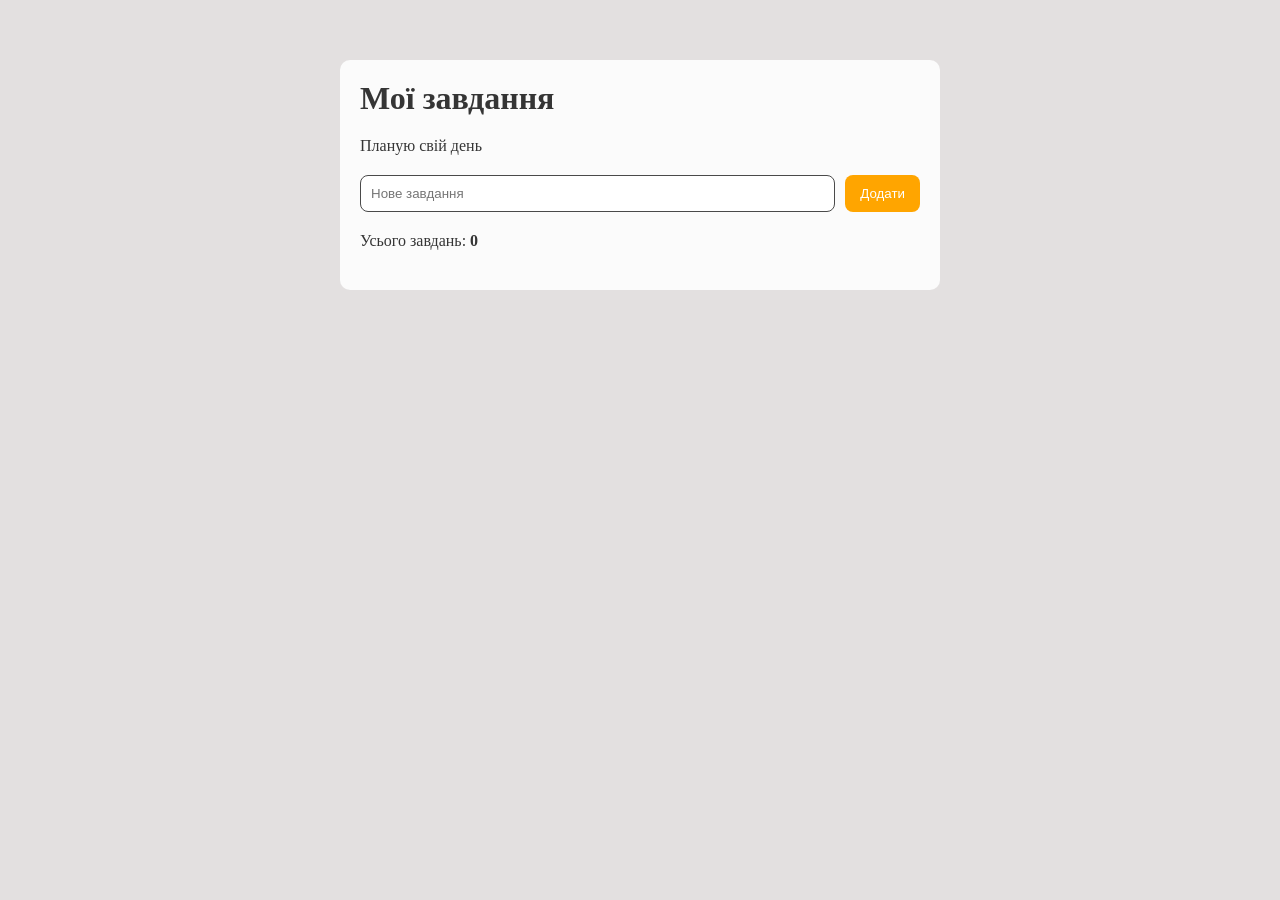
<file: pair12/index.html>
<!DOCTYPE html>
<html lang="en">
<head>
    <meta charset="UTF-8">
    <title>Title</title>
  <link rel="stylesheet" href="style.css">
</head>
<body>
<main class="app">
  <h1>Мої завдання</h1>
  <p>Планую свій день</p>
<div class="form-row">
  <input id="taskInput" type="text" placeholder="Нове завдання">
  <button id="addButton" type="button">Додати</button>
</div>

  <p>Усього завдань: <strong id="taskCounter">0</strong></p>
  <ul id="taskList"></ul>

</main>

<script src="script.js" defer></script>
</body>
</html>
</file>
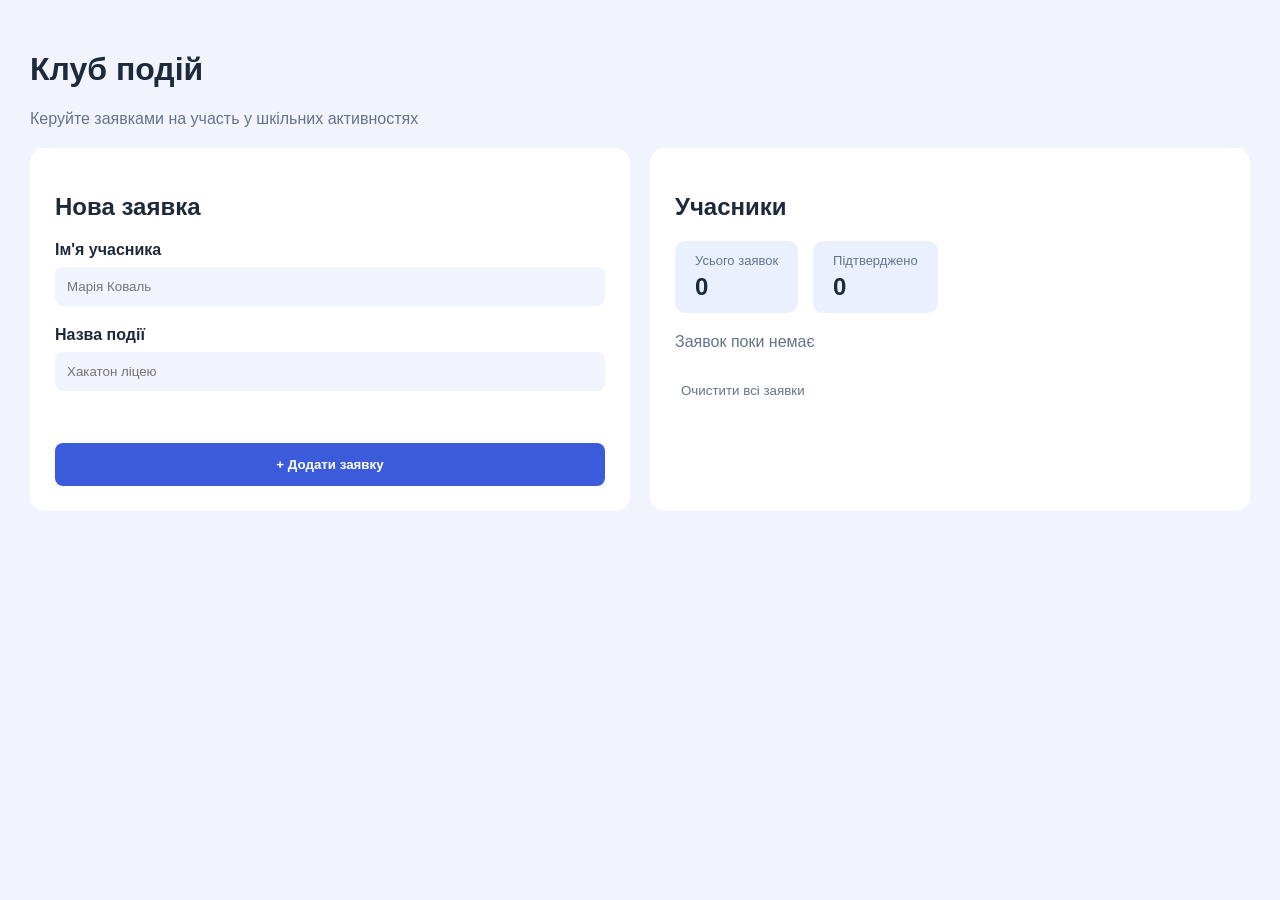
<file: pair13_praktichna/index.html>
<!DOCTYPE html>
<html lang="uk">
  <head>
    <meta charset="UTF-8">
    <title>Клуб подій</title>
    <link rel="stylesheet" href="style.css">
  </head>
  <body>
    <h1>Клуб подій</h1>
    <p class="subtitle">Керуйте заявками на участь у шкільних активностях</p>

    <div class="layout">
      <section class="block">
        <h2>Нова заявка</h2>

        <label for="nameInput">Ім'я учасника</label>
        <input id="nameInput" type="text" placeholder="Марія Коваль">

        <label for="eventInput">Назва події</label>
        <input id="eventInput" type="text" placeholder="Хакатон ліцею">

        <p id="error" class="error"></p>
        <button id="addBtn" class="addBtn">+ Додати заявку</button>
      </section>

      <section class="block">
        <h2>Учасники</h2>

        <div class="stats">
          <div class="stat">
            <p>Усього заявок</p>
            <strong id="totalCount">0</strong>
          </div>
          <div class="stat">
            <p>Підтверджено</p>
            <strong id="confirmedCount">0</strong>
          </div>
        </div>

        <p id="emptyText">Заявок поки немає</p>
        <div id="list"></div>

        <button id="clearBtn" class="clearBtn">Очистити всі заявки</button>
      </section>
    </div>

    <script src="script.js"></script>
  </body>
</html>
</file>
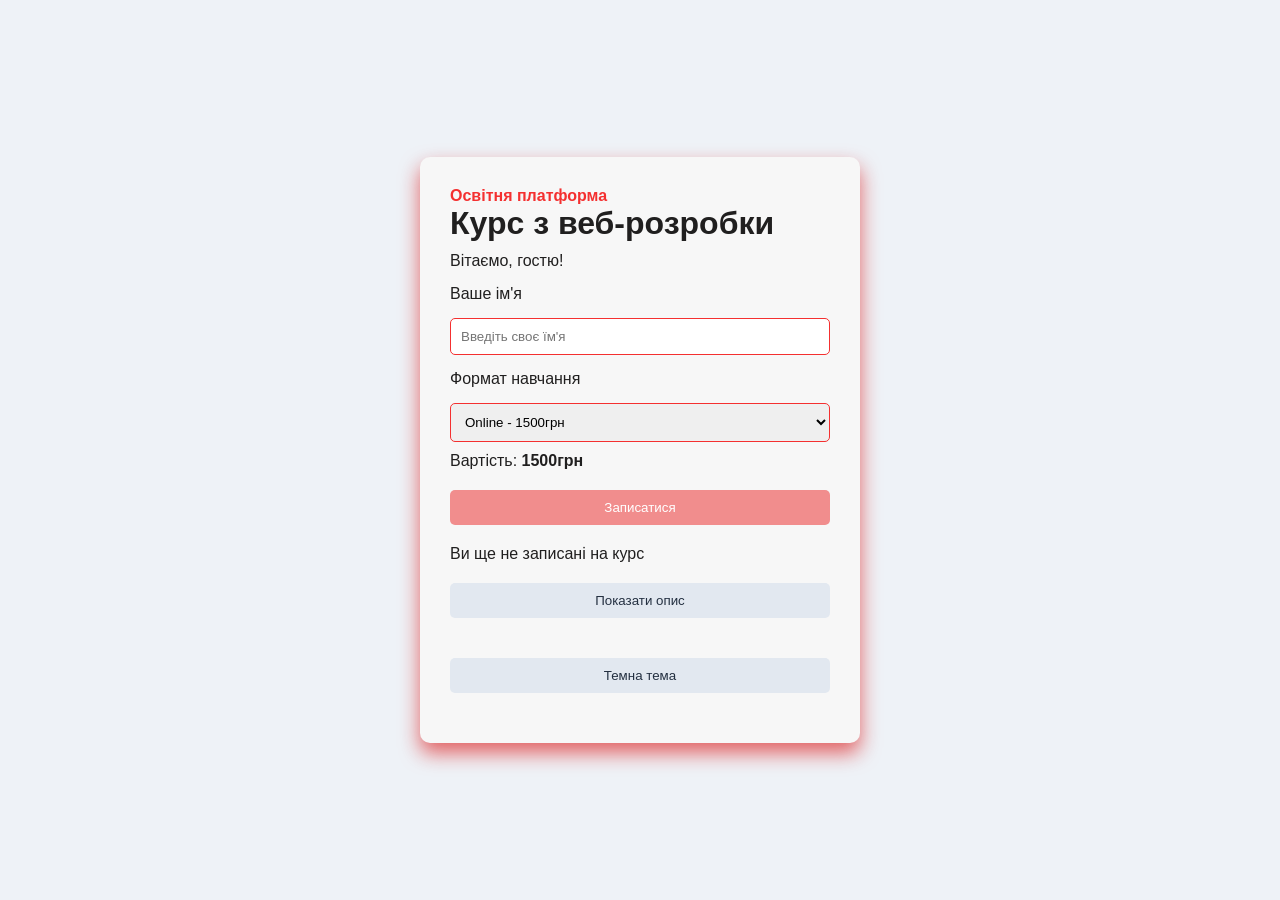
<file: para11/index.html>
<!DOCTYPE html>
<html lang="en">
<head>
    <meta charset="UTF-8">
    <meta name="viewport" content="width=device-width, initial-scale=1.0">
    <title>Document</title>
    <link rel="stylesheet" href="style.css">
</head>
<body>
    <main class="course-card" id="card">
        <p class="tag">Освітня платформа</p>
        <h1>Курс з веб-розробки</h1>
        <p id="welcome">Вітаємо, гостю!</p>
        <label for="studentName">Ваше ім'я</label>
        <input id="studentName" type="text" placeholder="Введіть своє їм'я">
        <label for="format">Формат навчання</label>
        <select id="format">
            <option value="1500">Online - 1500грн</option>
            <option value="2000">Offline - 2000грн</option>
        </select>
        <p class="cost">Вартість: <strong id="strong">1500грн</strong></p>
        <button id="enrollBtn">Записатися</button>
        <p id="status">Ви ще не записані на курс</p>
        <button id="detailsBtn" class="secondary">Показати опис</button>
        <p class="hidden" id="details">Практичний курс з вебпрограмування</p>
        <button id="themeBtn" class="secondary">Темна тема</button>
    </main>
    <script src="script.js"></script>
</body>
</html>
</file>
<file: pair12/style.css>
*{
    box-sizing: border-box;
    margin: 0;
    padding: 0;
    text-decoration: none;
    list-style: none;
}
body{
    background: #e3e0e0;
    color: #353535
}
.app{
    max-width: 600px;
    margin: 60px auto;
    padding: 20px;
    background: #fbfbfb;
    border-radius: 10px;
    display: flex;
    flex-direction: column;
    row-gap: 20px;
}
.form-row{
    display: flex;
    gap: 10px;
}
input{
    flex: 1;
    min-width: 0;
    padding: 10px;
    border-radius: 8px;
    border: 1px solid #4a4a4a;
}
button{
    padding: 10px 15px;
    border: none;
    border-radius: 8px;
    background: orange;
    color: #fff;
    cursor: pointer;
}


.task{
    display: flex;
    align-items: center;
    gap: 10px;
    padding: 10px 0;
    border-bottom: 1px solid #4a4a4a;
}
.task-text{
    flex: 1;
    overflow-wrap: anywhere;
}
.task.done .task-text{
    text-decoration: line-through;
    color: #66e657;
}
.edit-btn{
    background: #b17d1c;
}
.delete-btn{
    background: #e74c3c;
}
</file>
<file: pair13_praktichna/style.css>
*{
    box-sizing: border-box;
}
body{
    font-family: Montserat, sans-serif;
    background: #f1f4fd;
    color: #1e293b;
    margin: 0;
    padding: 30px;
}
.subtitle{
    color: #64748b;
}
.layout{
    display: flex;
    gap: 20px;
    margin-top: 20px;
}
.block{
    background: #fff;
    padding: 25px;
    border-radius: 15px;
    flex: 1;
}
label{
    display: block;
    font-weight: bold;
    margin: 20px 0 8px 0;
}
input{
    width: 100%;
    padding: 12px;
    border: none;
    border-radius: 8px;
    background: #f1f4fd;
}
.error{
    color: #dc2626;
    min-height: 20px;
}
.addBtn{
    width: 100%;
    padding: 14px;
    border: none;
    border-radius: 8px;
    background: #3b5bdb;
    color: #fff;
    font-weight: bold;
    cursor: pointer;
}
.addBtn:hover{
    background: #2f4ac0;
}
.stats{
    display: flex;
    gap: 15px;
    margin-bottom: 20px;
}
.stat{
    background: #eaf0fd;
    padding: 12px 20px;
    border-radius: 10px;
}
.stat p{
    margin: 0 0 5px 0;
    font-size: 13px;
    color: #64748b;
}
.stat strong{
    font-size: 24px;
}
#emptyText{
    color: #64748b;
}
.card{
    display: flex;
    justify-content: space-between;
    align-items: center;
    border: 2px solid #dbe4f0;
    border-radius: 10px;
    padding: 12px 15px;
    margin-bottom: 10px;
}
.card h3{
    margin: 0 0 5px 0;
}
.card p{
    margin: 0 0 8px 0;
    font-size: 13px;
    color: #64748b;
}
.status{
    background: #ffedd5;
    color: #9a5b13;
    padding: 4px 12px;
    border-radius: 15px;
    font-size: 12px;
}
.confirmed{
    border-color: #86efac;
    background: #f0fdf4;
}
.confirmed .status{
    background: #d1fae5;
    color: #166534;
}
.confirmBtn, .deleteBtn{
    padding: 8px 12px;
    border: none;
    border-radius: 6px;
    cursor: pointer;
    margin-left: 8px;
}
.confirmBtn{
    background: #e0e7ff;
    color: #3b5bdb;
}
.confirmBtn:hover{
    background: #c7d2fe;
}
.deleteBtn{
    background: #fee2e2;
    color: #b91c1c;
}
.deleteBtn:hover{
    background: #fecaca;
}
.clearBtn{
    margin-top: 15px;
    border: none;
    background: none;
    color: #64748b;
    cursor: pointer;
}
.clearBtn:hover{
    color: #dc2626;
}
.hidden{
    display: none;
}
</file>
<file: para11/style.css>
*{
    box-sizing: border-box;
    margin: 0;
    padding: 0;
}

body{
    min-height: 100vh;
    display: flex;
    flex-direction: column;
    align-items: center;
    justify-content: center;
    font-family: 'Montserrat', sans-serif;
    background: #eef2f7;
    color: #201f1f;
}

.course-card{
    width: min(440px, 90vh);
    padding: 30px;
    background: #f7f7f7;
    border-radius: 10px;
    box-shadow: 0 10px 20px rgba(220, 21, 21, 0.65);
}

.tag{
    font-weight: bold;
    color: #f43030;
}

label{
    display: flex;
    margin: 15px 0;
}

input, select, button{
    width: 100%;
    padding: 10px;
    border-radius: 5px;
}

input, select{
    border: 1px solid #f43030;
}

button{
    margin: 20px 0;
    border: none;
    background: #f18d8d;
    color: #fff;
    cursor: pointer;
}

.secondary{
    background: #e2e8f0;
    color: #243041;
}

.hidden{
    display: none;
}

.success{
    font-weight: bold;
    color: #e42a2a;
}

.dark{
    background: #1e293b;
    color: #eaeaea;
}

.dark, .success{
    background: #475569;
    color: #ffffff;
}

#welcome, .cost{
    margin-top: 10px;
}
</file>
